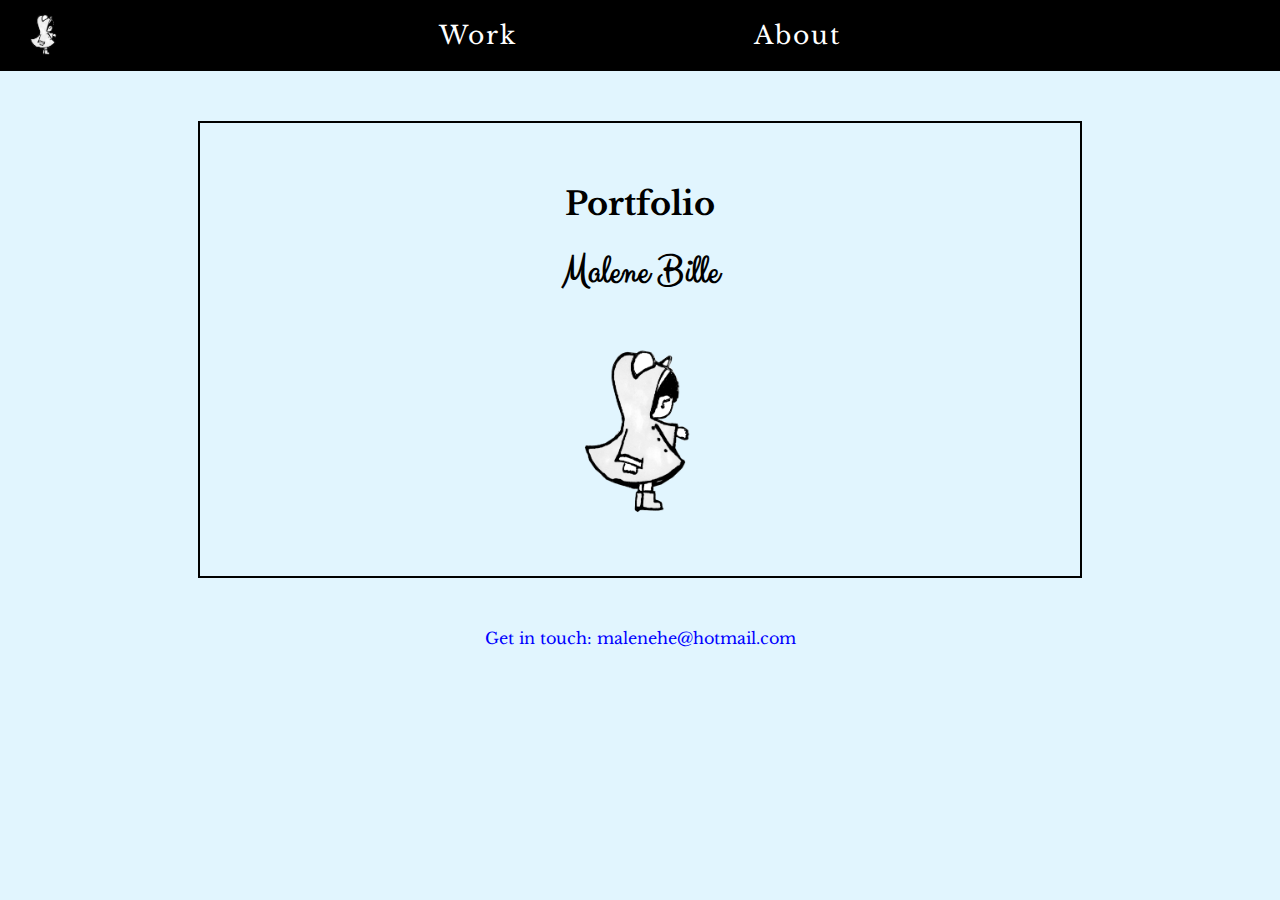
<file: index.html>
<!doctype html>
<html>
<head>
<meta charset="utf-8">
<title>Portfolio</title>
<!--Styles load-->
<link href="styles/site.css" rel="stylesheet" type="text/css">
<!-- Font load-->
<link href="https://fonts.googleapis.com/css?family=Libre+Baskerville" rel="stylesheet">
<link href="https://fonts.googleapis.com/css?family=Clicker+Script" rel="stylesheet">
</head>
<body>
<header>
  <nav class="top-nav"> <a href="index.html" class="home" title="Home"><img src="images/japanese-girl-b-w.png" alt="Image as a link"></a>
    <ul class="top-nav-list">
      <li><a href="work.html" title="Work">Work</a></li>
      <li><a href="about.html" title="About">About</a></li>
    </ul>
  </nav>
</header>
<main>
  <div class="box">
    <div class="frontpage center-text">
      <h1>Portfolio</h1>
      <h2 class="signature">Malene Bille</h2>
      <img class="img-frontpage" src="images/japanese-girl-b-w.png" alt=""> </div>
  </div>
</main>
<footer class="center-text"> Get in touch: malenehe@hotmail.com </footer>
</body>
</html>
</file>
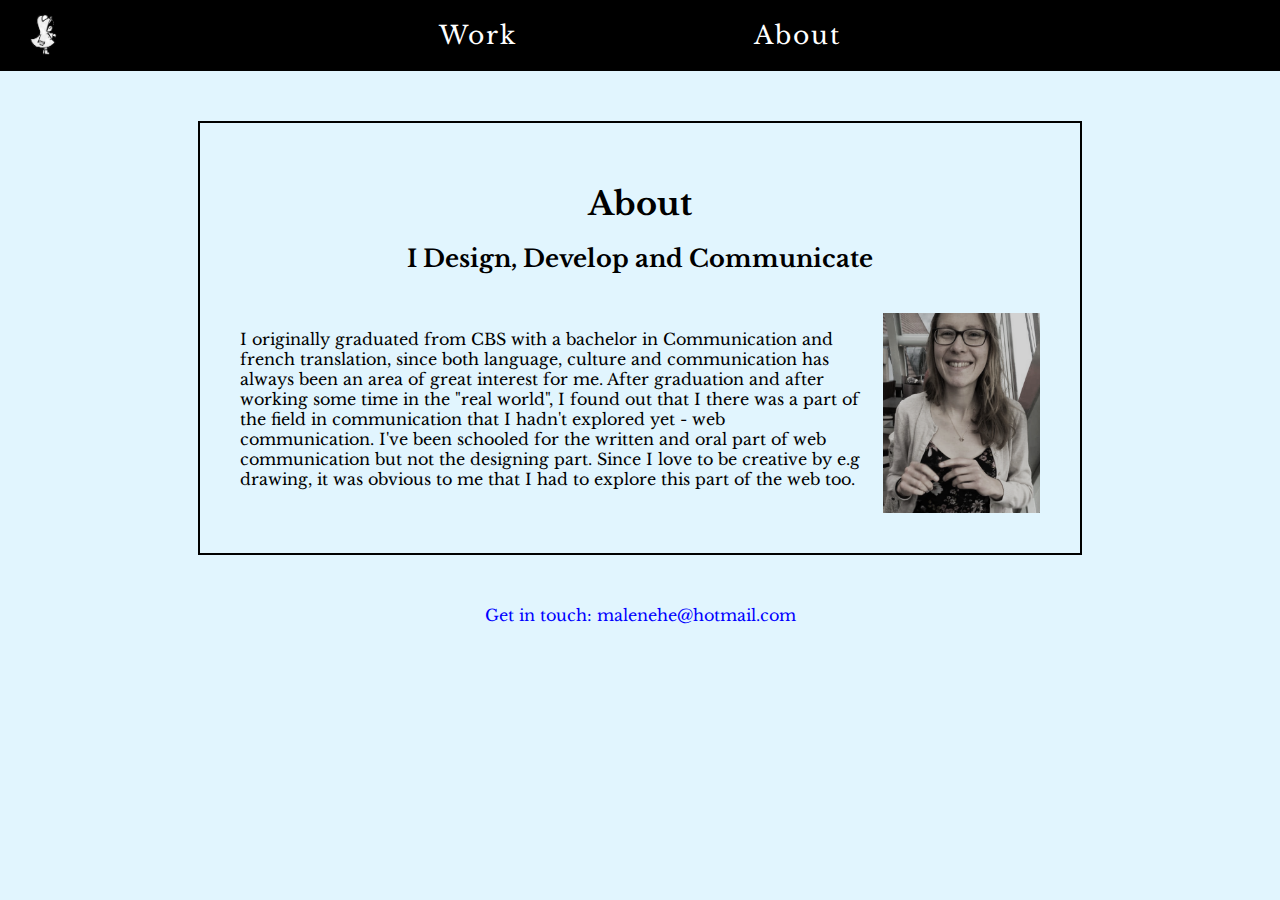
<file: about.html>
<!doctype html>
<html>
<head>
<meta charset="utf-8">
<title>Portfolio</title>
<!--Styles load-->
<link href="styles/site.css" rel="stylesheet" type="text/css">
<!-- Font load-->
<link href="https://fonts.googleapis.com/css?family=Libre+Baskerville" rel="stylesheet">
<link href="https://fonts.googleapis.com/css?family=Clicker+Script" rel="stylesheet">
</head>
<body>
<header>
  <nav class="top-nav"> <a href="index.html" class="home" title="Home"><img src="images/japanese-girl-b-w.png" alt="Image as a link"></a>
    <ul class="top-nav-list">
      <li><a href="work.html" title="Work">Work</a></li>
      <li><a href="about.html" title="About">About</a></li>
    </ul>
  </nav>
</header>
<main>
  <div class="box">
    <h1 class="center-text">About</h1>
    <h2 class="center-text">I Design, Develop and Communicate</h2>
    <div class="box-text-and-image">
      <div class="box-text">
        <p>I originally graduated from CBS with a bachelor in Communication and french translation, since both language, culture and communication has always been an area of great interest for me.
          After graduation and after working some time in the "real world", I found out that I there was a part of the field in communication that I hadn't explored yet - web communication.
          I've been schooled for the written and oral part of web communication but not the designing part. Since I love to be creative by e.g drawing, it was obvious to me that I had to explore this part of the web too. </p>
      </div>
      <div class="box-image"> <img class="img-about-page" src="images/profile.png" alt=""> </div>
    </div>
  </div>
</main>
<footer class="center-text"> Get in touch: malenehe@hotmail.com </footer>
</body>
</html>
</file>
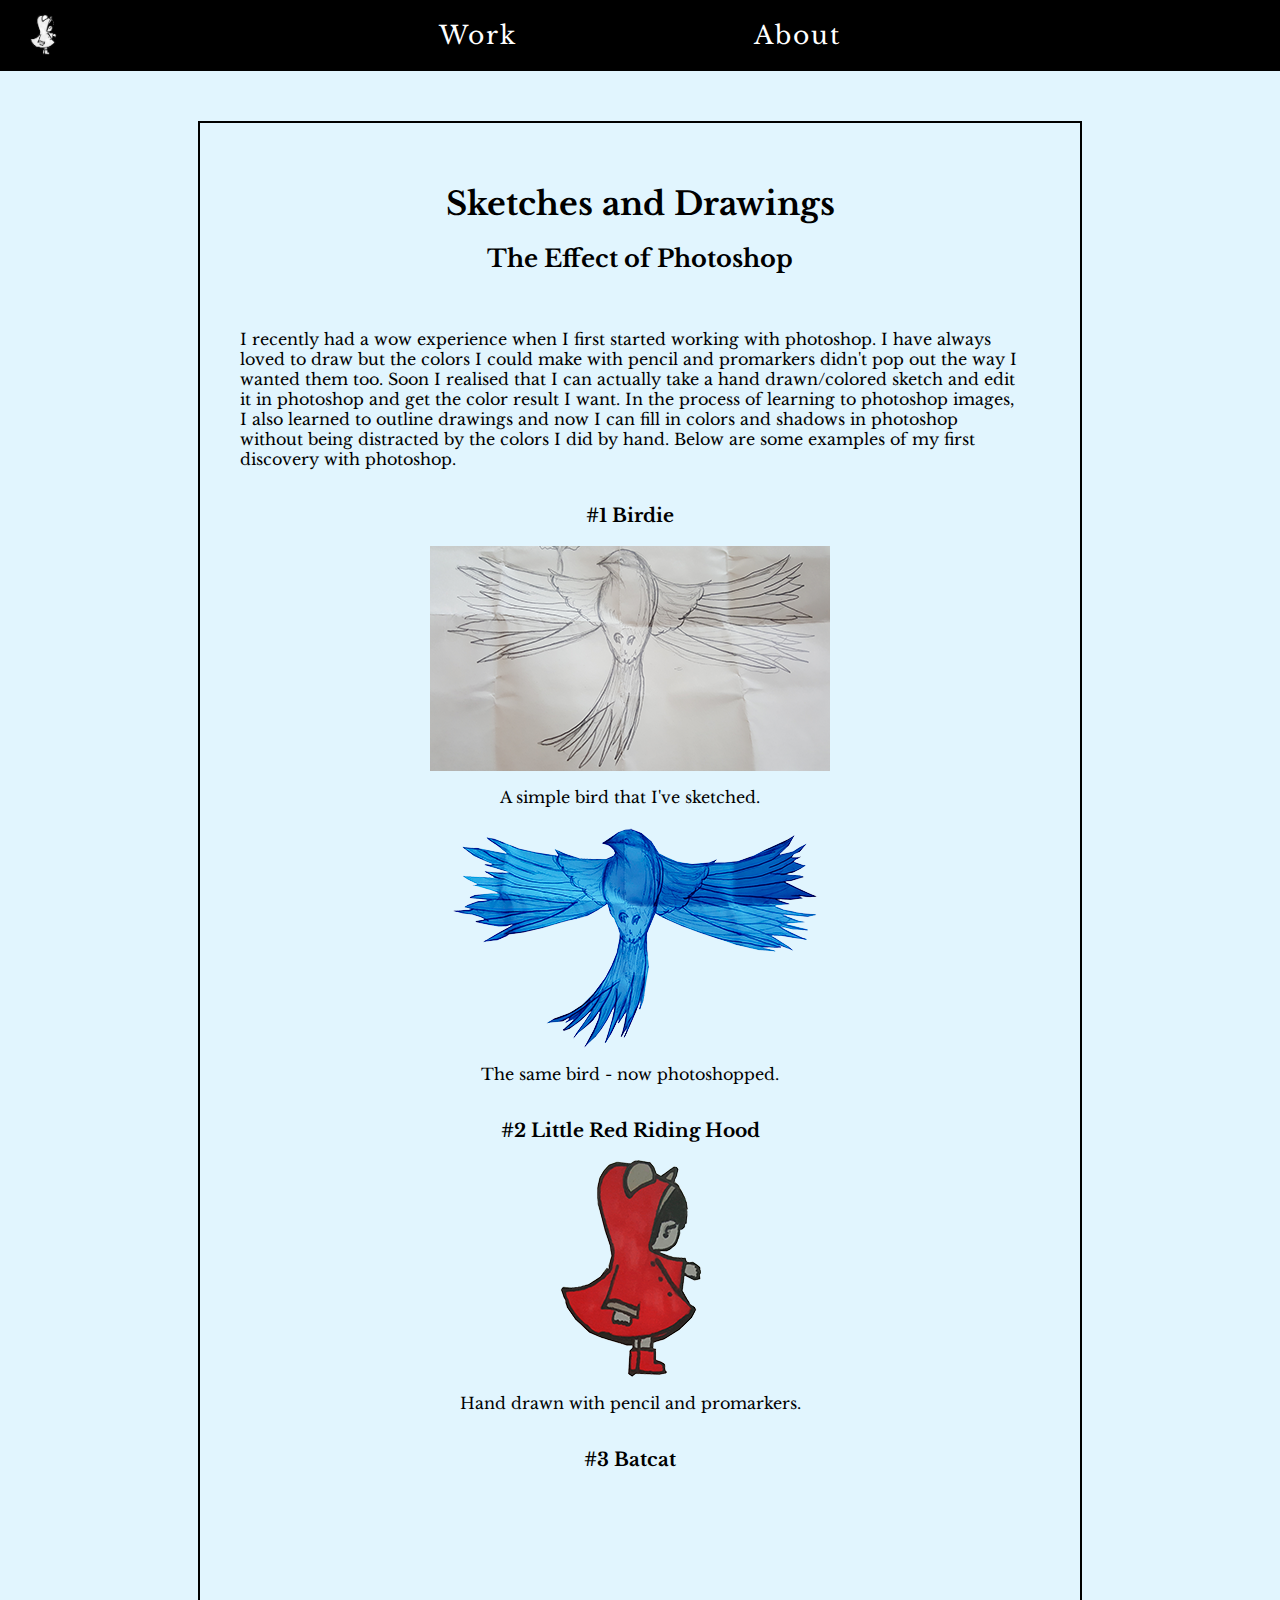
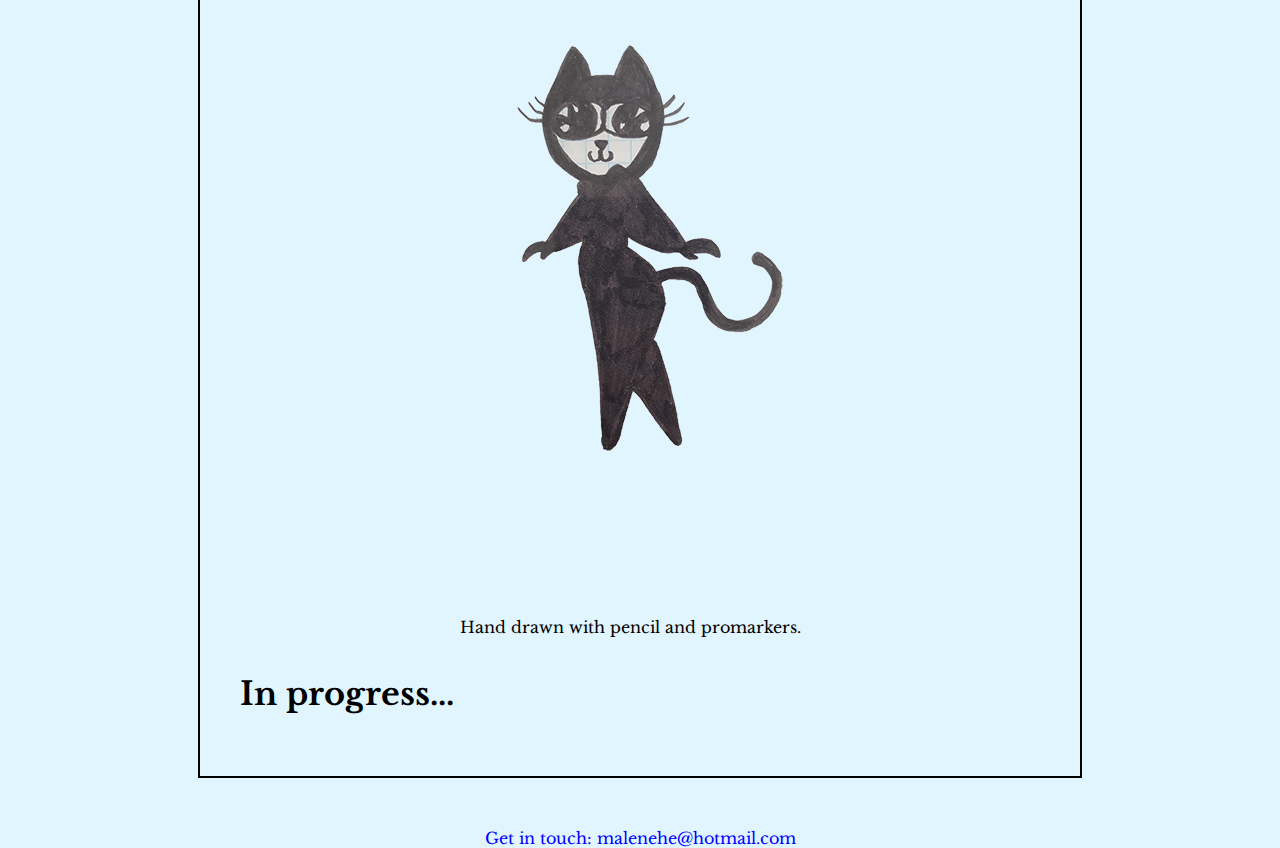
<file: sketches-and-drawings.html>
<!doctype html>
<html>
<head>
<meta charset="utf-8">
<title>Portfolio</title>
<!--Styles load-->
<link href="styles/site.css" rel="stylesheet" type="text/css">
<!-- Font load-->
<link href="https://fonts.googleapis.com/css?family=Libre+Baskerville" rel="stylesheet">
<link href="https://fonts.googleapis.com/css?family=Clicker+Script" rel="stylesheet">
</head>
<body>
<header>
  <nav class="top-nav"> <a href="index.html" class="home" title="Home"><img src="images/japanese-girl-b-w.png" alt="Image as a link"></a>
    <ul class="top-nav-list">
      <li><a href="work.html" title="Work">Work</a></li>
      <li><a href="about.html" title="About">About</a></li>
    </ul>
  </nav>
</header>
<main>
  <div class="box">
    <h1 class="center-text">Sketches and Drawings</h1>
    <h2 class="center-text">The Effect of Photoshop</h2>
    <div class="box-text-and-image">
      <div class="box-text">
        <p>I recently had a wow experience when I first started working with photoshop. I have always loved to draw but the colors I could make with pencil and promarkers didn't pop out the way I wanted them too. Soon I realised that I can actually take a hand drawn/colored sketch and edit it in photoshop and get the color result I want. In the process of learning to photoshop images, I also learned to outline drawings and now I can fill in colors and shadows in photoshop without being distracted by the colors I did by hand. 
          Below are some examples of my first discovery with photoshop. </p>
        <h3>#1 Birdie</h3>
        <img src="images/bird-sketch.png" alt="">
        <p> A simple bird that I've sketched. </p>
        <img src="images/fugl-fritlagt.png" alt="">
        <p> The same bird - now photoshopped. </p>
        <h3>#2 Little Red Riding Hood</h3>
        <img src="images/japanese-girl-enhanced-right.png" alt="">
        <p> Hand drawn with pencil
          and promarkers. </p>
        <h3>#3 Batcat</h3>
        <img src="images/Batcat.png" alt="">
        <p> Hand drawn with pencil
          and promarkers. </p>
      </div>
    </div>
    <h1>In progress...</h1>
  </div>
</main>
<footer class="center-text"> Get in touch: malenehe@hotmail.com </footer>
</body>
</html>
</file>
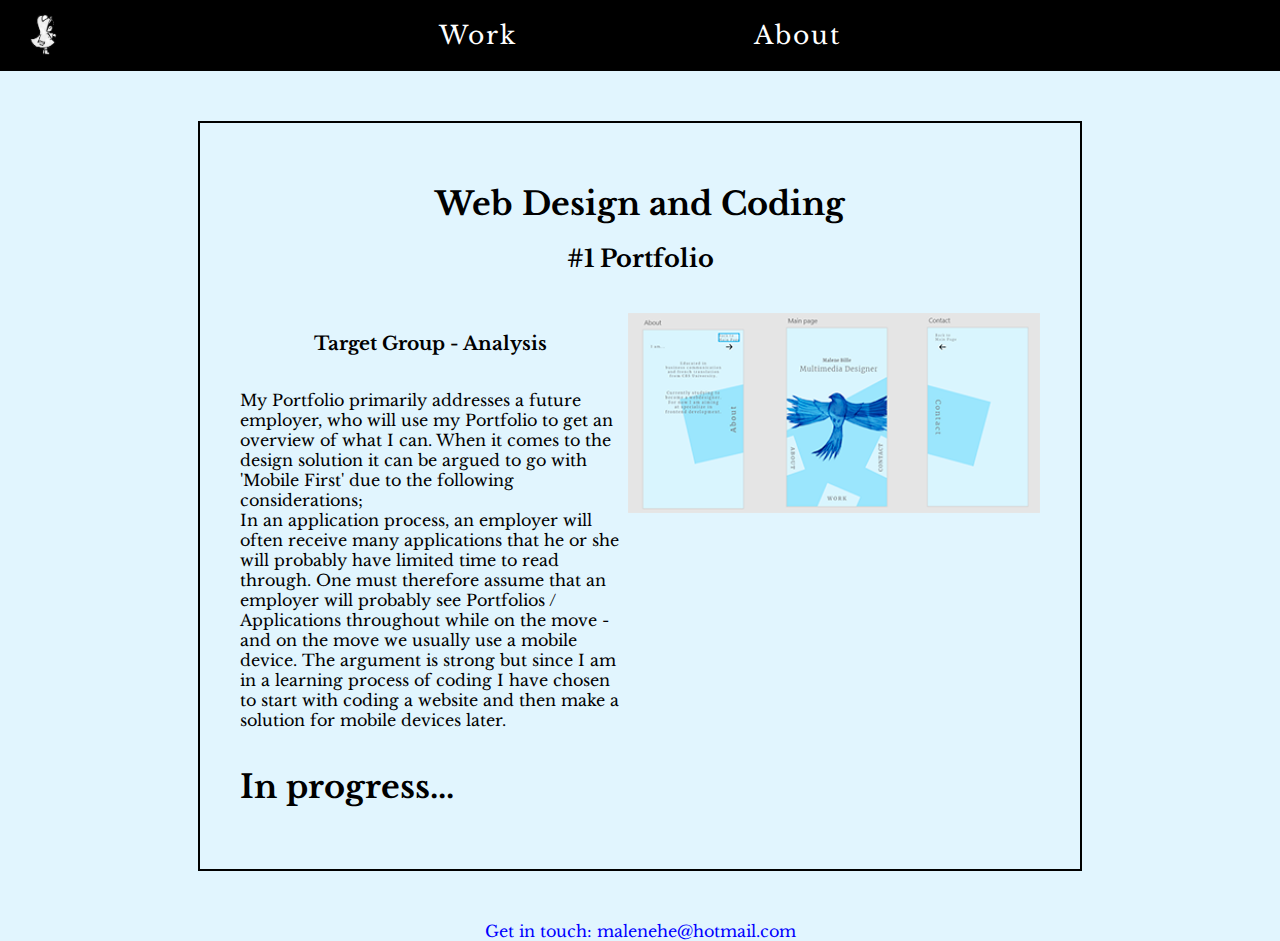
<file: web-design-and-coding.html>
<!doctype html>
<html>
<head>
<meta charset="utf-8">
<title>Portfolio</title>
<!--Styles load-->
<link href="styles/site.css" rel="stylesheet" type="text/css">
<!-- Font load-->
<link href="https://fonts.googleapis.com/css?family=Libre+Baskerville" rel="stylesheet">
<link href="https://fonts.googleapis.com/css?family=Clicker+Script" rel="stylesheet">
</head>
<body>
<header>
  <nav class="top-nav"> <a href="index.html" class="home" title="Home"><img src="images/japanese-girl-b-w.png" alt="Image as a link"></a>
    <ul class="top-nav-list">
      <li><a href="work.html" title="Work">Work</a></li>
      <li><a href="about.html" title="About">About</a></li>
    </ul>
  </nav>
</header>
<main>
  <div class="box">
    <h1 class="center-text">Web Design and Coding</h1>
    <h2 class="center-text">#1 Portfolio</h2>
    <div class="box-text-and-image">
      <div class="box-text">
        <h3>Target Group - Analysis</h3>
        <p> My Portfolio primarily addresses a future employer, who will use my Portfolio to get an overview of what I can.
          When it comes to the design solution it can be argued to go with 'Mobile First' due to the following considerations;<br>
          In an application process, an employer will often receive many applications that he or she will probably have limited time to read through. One must therefore assume that an employer will probably see Portfolios / Applications throughout while on the move - and on the move we usually use a mobile device. The argument is strong but since I am in a learning process of coding I have chosen to start with coding a website and then make a solution for mobile devices later. </p>
      </div>
      <div class="box-image"> <img class="img-about-page" src="images/prototype.PNG" alt=""> </div>
    </div>
    <h1>In progress...</h1>
  </div>
</main>
<footer class="center-text"> Get in touch: malenehe@hotmail.com </footer>
</body>
</html>
</file>
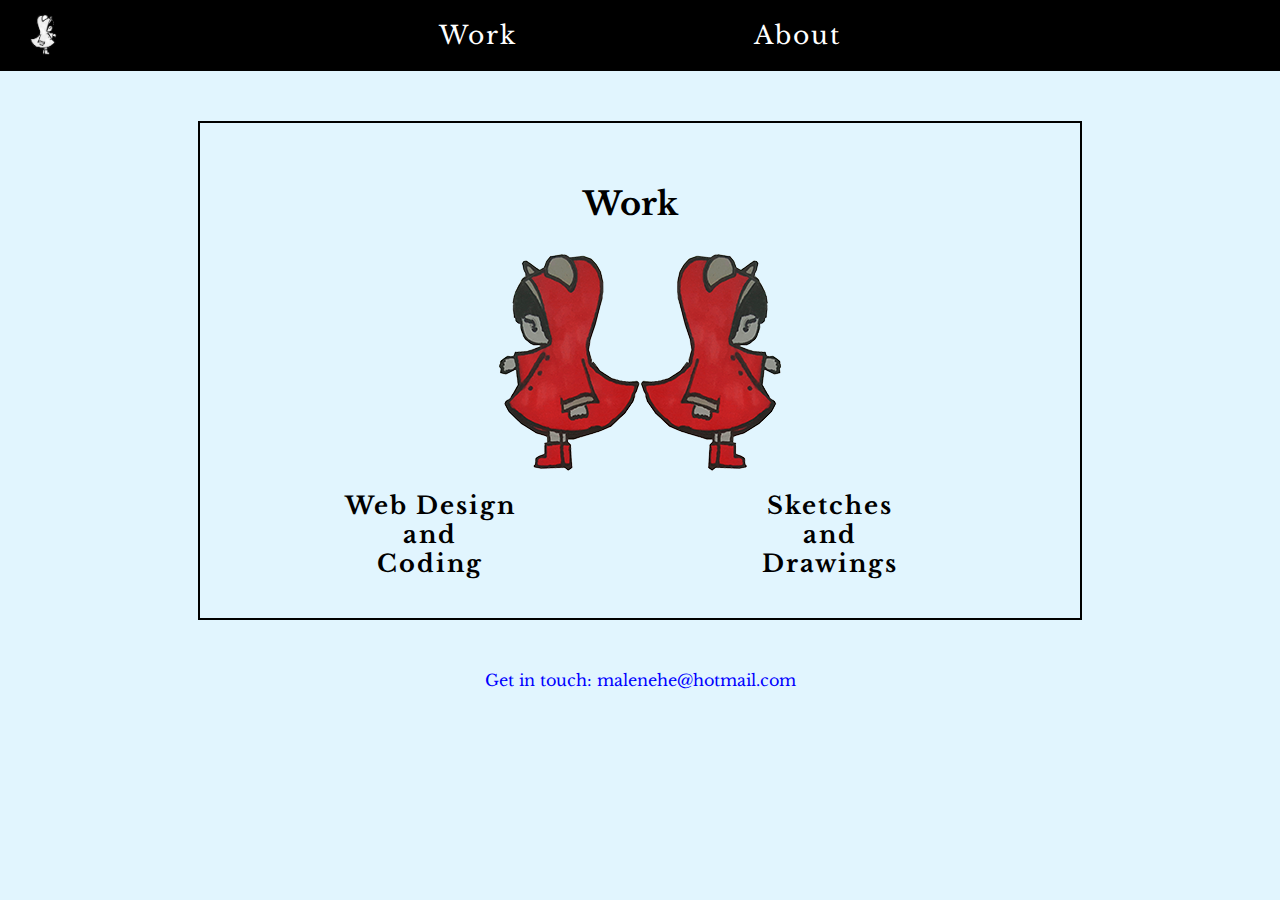
<file: work.html>
<!doctype html>
<html>
<head>
<meta charset="utf-8">
<title>Portfolio</title>
<!--Styles load-->
<link href="styles/site.css" rel="stylesheet" type="text/css">
<!-- Font load-->
<link href="https://fonts.googleapis.com/css?family=Libre+Baskerville" rel="stylesheet">
<link href="https://fonts.googleapis.com/css?family=Clicker+Script" rel="stylesheet">
</head>
<body>
<header>
  <nav class="top-nav"> <a href="index.html" class="home" title="Home"><img src="images/japanese-girl-b-w.png" alt="Image as a link"></a>
    <ul class="top-nav-list">
      <li><a href="work.html" title="Work">Work</a></li>
      <li><a href="about.html" title="About">About</a></li>
    </ul>
  </nav>
</header>
<main>
  <div class="box">
    <h1 class="box-text center-text" >Work</h1>
    <div class="box-work"> <a href="web-design-and-coding.html" title="Web Design and Coding"> <img src="images/japanese-girl-enhanced-left.png" alt="">
      <h2 class="box-text center-text" >Web Design<br>
        and <br>
        Coding</h2>
      </a> <a href="sketches-and-drawings.html" title="Sketches and Drawings"> <img src="images/japanese-girl-enhanced-right.png" alt="">
      <h2 class="box-text center-text">Sketches<br>
        and <br>
        Drawings</h2>
      </a> </div>
  </div>
</main>
<footer class="center-text"> Get in touch: malenehe@hotmail.com </footer>
</body>
</html>
</file>
<file: styles/site.css>
/* CSS Document */

/* Broedtekst */
body {
	font-family: 'Libre Baskerville', serif;
	background-color: #E1F5FE;
	margin: 0;
}
footer {
	padding: 0px;
	color: blue;
}

/* Navigation */
.top-nav {
	position: relative;
	display: flex;
	justify-content: center;
	padding: 0;
	background-color: black;
}
.top-nav a {
	text-decoration: none;
	color: white;
	font-size: 25px;
	letter-spacing: 2px;
}
a {
	text-decoration: none;
	letter-spacing: 2px;
	color: black;
}
.home {
position: absolute;
	top: 10px;
	left: 25px;
}
.home img {
	max-height: 50px;
	width: auto;
	padding: 0;
}
.top-nav-list {
	display: flex;
	width: 50%;
	justify-content: space-around;
	list-style-type: none;
	margin: 0;
	padding: 20px;
}

/* Frontpage */
.signature {
	font-family: 'Clicker Script', cursive;
	font-size: 40px;
	margin-top: 0;
}

/* Work */
.box-work {
	display: flex;
	justify-content: center;
	padding-top: 30px;
}
.box-work a {
	display: flex;
	flex-direction: column;
	flex-basis: 50%;
}
.box-work a:first-of-type img {
	align-self: flex-end;
}
.box-work img {
	align-self: flex-start;
}
.box-work h2 {
	align-self: center;
}
/* Boxes */
.box {
	max-width: 800px;
	width: 100%;
	margin: 50px auto;
	padding: 40px;
	border: 2px solid black;
}
.box-text {
	display: flex;
	flex-direction: column;
	align-items: center;
	padding-right: 20px;
}

.box-image /* images to the right */{
	display: flex;
	justify-content: flex-end;
}
.box-text-and-image {
	display: flex;
	flex-direction: row;
	margin-top: 40px;
}
.box-images-side-by-side {
	display: flex;
	max-height: 200px;
	width: auto;
	padding: 0;
	float: right;
}

/* Images */
.img-frontpage {
	max-height: 200px;
	width: auto;
	padding: 0;
}
.img-about-page {
	max-height: 200px;
	width: auto;
	padding: 0;
	float: right;
}

/* Helpers - Generic styles*/
.center-text {
	text-align: center;
	margin-bottom: 0;
}
</file>
